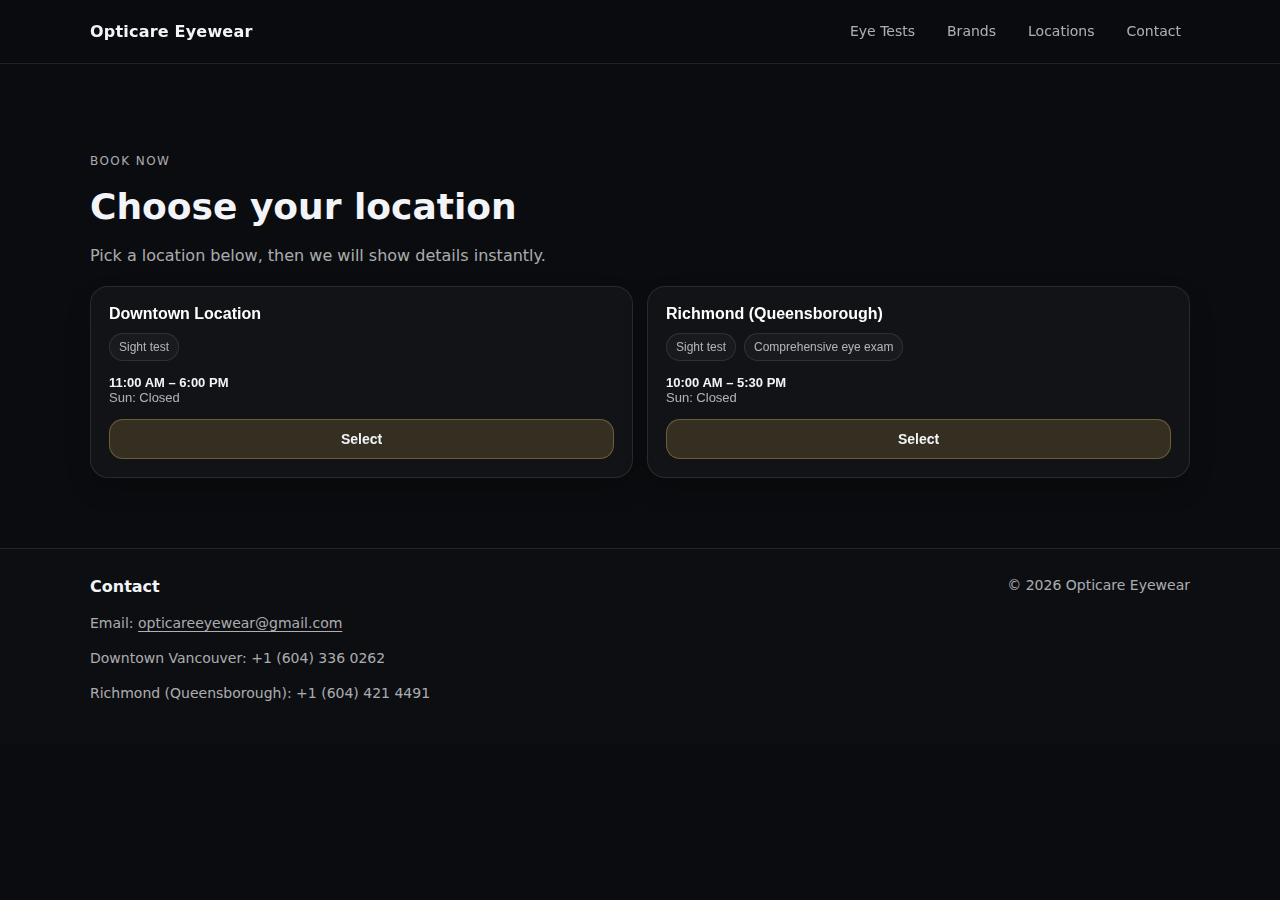
<file: locations/index.html>
<!doctype html>
<html lang="en">
  <head>
    <meta charset="utf-8">
    <meta name="viewport" content="width=device-width, initial-scale=1">
    <title>Choose a location</title>
    <link rel="stylesheet" href="/static/core/css/site.css">
  </head>
  <body>
    <header class="topbar">
      <div class="container topbar-inner">
        <a class="brand" href="/">Opticare Eyewear</a>
        <nav class="nav">
          <a href="/#eye-tests">Eye Tests</a>
          <a href="/#brands">Brands</a>
          <a href="/#locations">Locations</a>
          <a href="/#contact">Contact</a>
        </nav>
      </div>
    </header>

<main class="page">
  <section class="section">
    <div class="container">
      <div class="section-kicker">Book now</div>
      <h1 class="section-title">Choose your location</h1>
      <p class="section-text">
        Pick a location below, then we will show details instantly.
      </p>

      <div id="loc-chooser" class="grid loc-grid fade-panel is-visible">
          <button class="card loc-card loc-button" onclick="showLocation('loc1')">
            <div class="loc-title">Downtown Location</div>
            <div class="loc-services">
                <span class="chip small">Sight test</span>
            </div>
            <div class="loc-hours">
              <div class="strong">
                11:00 AM – 6:00 PM
              </div>
              <div class="muted">Sun: Closed</div>
            </div>
            <div class="btn primary full">Select</div>
          </button>
          <button class="card loc-card loc-button" onclick="showLocation('loc2')">
            <div class="loc-title">Richmond (Queensborough)</div>
            <div class="loc-services">
                <span class="chip small">Sight test</span>
                <span class="chip small">Comprehensive eye exam</span>
            </div>
            <div class="loc-hours">
              <div class="strong">
                10:00 AM – 5:30 PM
              </div>
              <div class="muted">Sun: Closed</div>
            </div>
            <div class="btn primary full">Select</div>
          </button>
      </div>

      <div id="loc-details-wrap" class="fade-panel" style="display:none;">
        <div class="details-top">
          <a class="btn ghost" href="javascript:void(0)" onclick="resetChooser()">Change location</a>
        </div>
        <div class="card details-shell">
          <div id="details-loc1" class="loc-details" style="display:none;">
            <div class="details-title">Downtown Location (Sight Tests)</div>

            <div class="details-block">
              <div class="muted">Services</div>
              <div class="details-chips">
                  <span class="chip small">Sight test</span>
              </div>
            </div>

            <div class="details-grid">
              <div class="details-block">
                <div class="muted">Address</div>
                <div class="strong">Address: 523 Richards St, Vancouver, BC V6B 2Z5</div>
                <div class="spacer-sm"></div>
                <a class="link" href="https://maps.app.goo.gl/Api1i5KwzZ9D3ga48" target="_blank" rel="noopener">Open in Google Maps</a>
                <iframe src="https://www.google.com/maps/embed?pb=!1m18!1m12!1m3!1d2603.708953643956!2d-123.1217076843692!3d49.28272997933171!2m3!1f0!2f0!3f0!3m2!1i1024!2i768!4f13.1!3m3!1m2!1s0x54867179cb6dfead%3A0x8e5e8f5f4e4c4b0!2s523%20Richards%20St%2C%20Vancouver%2C%20BC%20V6B%202Z5%2C%20Canada!5e0!3m2!1sen!2sus!4v1700781234567!5m2!1sen!2sus" width="400" height="300" style="border:0;" allowfullscreen="" loading="lazy" referrerpolicy="no-referrer-when-downgrade"></iframe>
              </div>

              <div class="details-block">
                <div class="muted">Hours</div>
                <div class="hours">
                    <div class="hours-row">
                      <div class="hours-day">Mon</div>
                      <div class="hours-time">11:00 AM – 6:00 PM</div>
                    </div>
                    <div class="hours-row">
                      <div class="hours-day">Tue</div>
                      <div class="hours-time">11:00 AM – 6:00 PM</div>
                    </div>
                    <div class="hours-row">
                      <div class="hours-day">Wed</div>
                      <div class="hours-time">11:00 AM – 6:00 PM</div>
                    </div>
                    <div class="hours-row">
                      <div class="hours-day">Thu</div>
                      <div class="hours-time">11:00 AM – 6:00 PM</div>
                    </div>
                    <div class="hours-row">
                      <div class="hours-day">Fri</div>
                      <div class="hours-time">11:00 AM – 6:00 PM</div>
                    </div>
                    <div class="hours-row">
                      <div class="hours-day">Sat</div>
                      <div class="hours-time">11:00 AM – 6:00 PM</div>
                    </div>
                    <div class="hours-row">
                      <div class="hours-day">Sun</div>
                      <div class="hours-time">Closed</div>
                    </div>
                </div>
              </div>
            </div>

            <div class="details-block">
              <div class="muted">Phone</div>
              <div class="strong">Phone: +1 (604) 336 0262</div>
            </div>

            <div class="details-block">
              <div class="muted">Notes</div>
              <ul class="bullets">
                  <li>Offers sight tests.</li>
                  <li>Walk-ins welcome.</li>
              </ul>
            </div>

            <div class="details-actions">
              <a class="btn primary" href="mailto:opticareeyewear@gmail.com?subject=Booking%20request%20for%20Location%201">
                Email to book
              </a>
              <a class="btn ghost" href="/">Back to home</a>
            </div>
          </div>
          <div id="details-loc2" class="loc-details" style="display:none;">
            <div class="details-title">Richmond (Queensborough) (Eye Exams)</div>

            <div class="details-block">
              <div class="muted">Services</div>
              <div class="details-chips">
                  <span class="chip small">Sight test</span>
                  <span class="chip small">Comprehensive eye exam</span>
              </div>
            </div>

            <div class="details-grid">
              <div class="details-block">
                <div class="muted">Address</div>
                <div class="strong">Address: 23233 Gilley Rd Unit 150, Richmond, BC V6V 1A6</div>
                <div class="spacer-sm"></div>
                <a class="link" href="https://maps.app.goo.gl/ASxwCZSfNdnYt9pU6" target="_blank" rel="noopener">Open in Google Maps</a>
                <iframe src="https://www.google.com/maps/embed?pb=!1m18!1m12!1m3!1d2608.224254287187!2d-122.9674053!3d49.177331099999996!2m3!1f0!2f0!3f0!3m2!1i1024!2i768!4f13.1!3m3!1m2!1s0x5486783d47207fc5%3A0x87eb574076fae7b0!2sOpticare%20Eyewear!5e0!3m2!1sen!2sca!4v1769203353219!5m2!1sen!2sca" width="400" height="300" style="border:0;" allowfullscreen="" loading="lazy" referrerpolicy="no-referrer-when-downgrade"></iframe>
              </div>

              <div class="details-block">
                <div class="muted">Hours</div>
                <div class="hours">
                    <div class="hours-row">
                      <div class="hours-day">Mon</div>
                      <div class="hours-time">10:00 AM – 5:30 PM</div>
                    </div>
                    <div class="hours-row">
                      <div class="hours-day">Tue</div>
                      <div class="hours-time">10:00 AM – 5:30 PM</div>
                    </div>
                    <div class="hours-row">
                      <div class="hours-day">Wed</div>
                      <div class="hours-time">10:00 AM – 5:30 PM</div>
                    </div>
                    <div class="hours-row">
                      <div class="hours-day">Thu</div>
                      <div class="hours-time">10:00 AM – 5:30 PM</div>
                    </div>
                    <div class="hours-row">
                      <div class="hours-day">Fri</div>
                      <div class="hours-time">10:00 AM – 5:30 PM</div>
                    </div>
                    <div class="hours-row">
                      <div class="hours-day">Sat</div>
                      <div class="hours-time">10:00 AM – 5:30 PM</div>
                    </div>
                    <div class="hours-row">
                      <div class="hours-day">Sun</div>
                      <div class="hours-time">Closed</div>
                    </div>
                </div>
              </div>
            </div>

            <div class="details-block">
              <div class="muted">Phone</div>
              <div class="strong">Phone: +1 (604) 421 4491</div>
            </div>

            <div class="details-block">
              <div class="muted">Notes</div>
              <ul class="bullets">
                  <li>Offers sight tests and comprehensive eye exams.</li>
                  <li>Appointments recommended for eye exams.</li>
              </ul>
            </div>

            <div class="details-actions">
              <a class="btn primary" href="mailto:opticareeyewear@gmail.com?subject=Booking%20request%20for%20Location%202">
                Email to book
              </a>
              <a class="btn ghost" href="/">Back to home</a>
            </div>
          </div>
        </div>
      </div>

    </div>
  </section>
</main>

<script>
  window.INIT_LOCATION_ID = "";
  window.LOCATION_DETAIL_PREFIX = "/locations/";
</script>


    <footer class="footer" id="contact">
      <div class="container footer-inner">
        <div>
          <div class="footer-title">Contact</div>
          <div class="footer-text">
            <p>Email: <a href="mailto:opticareeyewear@gmail.com">opticareeyewear@gmail.com</a></p>
            <p>Downtown Vancouver: +1 (604) 336 0262</p>
            <p>Richmond (Queensborough): +1 (604) 421 4491</p>
          </div>
        </div>
        <div class="footer-text muted">
          © <span id="year"></span> Opticare Eyewear
        </div>
      </div>
    </footer>

    <script>
      (function() {
        var el = document.getElementById("year");
        if (el) el.textContent = String(new Date().getFullYear());
      })();
    </script>
    <script src="/static/core/js/site.js"></script>
  </body>
</html>
</file>
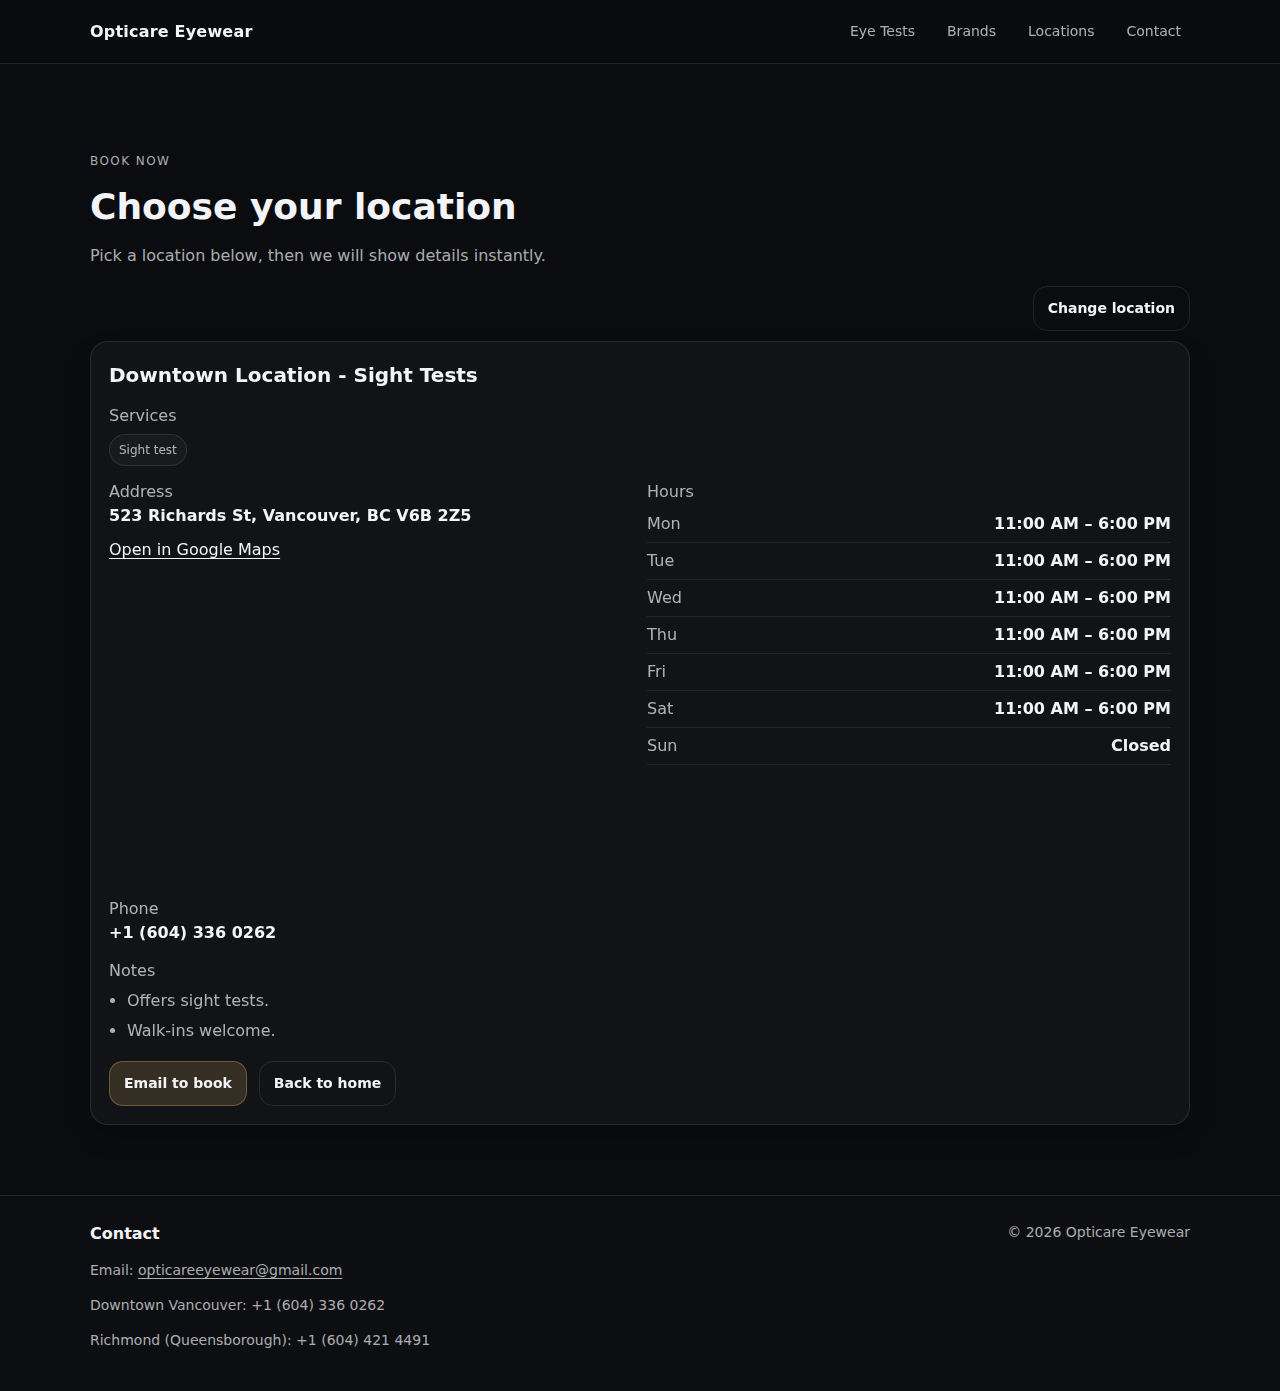
<file: locations/loc1/index.html>
<!doctype html>
<html lang="en">
  <head>
    <meta charset="utf-8">
    <meta name="viewport" content="width=device-width, initial-scale=1">
    <title>Choose a location</title>
    <link rel="stylesheet" href="/static/core/css/site.css">
  </head>
  <body>
    <header class="topbar">
      <div class="container topbar-inner">
        <a class="brand" href="/">Opticare Eyewear</a>
        <nav class="nav">
          <a href="/#eye-tests">Eye Tests</a>
          <a href="/#brands">Brands</a>
          <a href="/#locations">Locations</a>
          <a href="/#contact">Contact</a>
        </nav>
      </div>
    </header>

<main class="page">
  <section class="section">
    <div class="container">
      <div class="section-kicker">Book now</div>
      <h1 class="section-title">Choose your location</h1>
      <p class="section-text">
        Pick a location below, then we will show details instantly.
      </p>

      <div id="loc-chooser" class="grid loc-grid fade-panel is-visible">
          <button class="card loc-card loc-button" onclick="showLocation('loc1')">
            <div class="loc-title">Downtown Location</div>
            <div class="loc-services">
                <span class="chip small">Sight test</span>
            </div>
            <div class="loc-hours">
              <div class="strong">
                11:00 AM – 6:00 PM
              </div>
              <div class="muted">Sun: Closed</div>
            </div>
            <div class="btn primary full">Select</div>
          </button>
          <button class="card loc-card loc-button" onclick="showLocation('loc2')">
            <div class="loc-title">Richmond (Queensborough)</div>
            <div class="loc-services">
                <span class="chip small">Sight test</span>
                <span class="chip small">Comprehensive eye exam</span>
            </div>
            <div class="loc-hours">
              <div class="strong">
                10:00 AM – 5:30 PM
              </div>
              <div class="muted">Sun: Closed</div>
            </div>
            <div class="btn primary full">Select</div>
          </button>
      </div>

      <div id="loc-details-wrap" class="fade-panel" style="display:none;">
        <div class="details-top">
          <a class="btn ghost" href="javascript:void(0)" onclick="resetChooser()">Change location</a>
        </div>
        <div class="card details-shell">
          <div id="details-loc1" class="loc-details" style="display:none;">
            <div class="details-title">Downtown Location - Sight Tests</div>

            <div class="details-block">
              <div class="muted">Services</div>
              <div class="details-chips">
                  <span class="chip small">Sight test</span>
              </div>
            </div>

            <div class="details-grid">
              <div class="details-block">
                <div class="muted">Address</div>
                <div class="strong">523 Richards St, Vancouver, BC V6B 2Z5</div>
                <div class="spacer-sm"></div>
                <a class="link" href="https://maps.app.goo.gl/Api1i5KwzZ9D3ga48" target="_blank" rel="noopener">Open in Google Maps</a>
                <iframe src="https://www.google.com/maps/embed?pb=!1m18!1m12!1m3!1d2603.708953643956!2d-123.1217076843692!3d49.28272997933171!2m3!1f0!2f0!3f0!3m2!1i1024!2i768!4f13.1!3m3!1m2!1s0x54867179cb6dfead%3A0x8e5e8f5f4e4c4b0!2s523%20Richards%20St%2C%20Vancouver%2C%20BC%20V6B%202Z5%2C%20Canada!5e0!3m2!1sen!2sus!4v1700781234567!5m2!1sen!2sus" width="400" height="300" style="border:0;" allowfullscreen="" loading="lazy" referrerpolicy="no-referrer-when-downgrade"></iframe>
              </div>

              <div class="details-block">
                <div class="muted">Hours</div>
                <div class="hours">
                    <div class="hours-row">
                      <div class="hours-day">Mon</div>
                      <div class="hours-time">11:00 AM – 6:00 PM</div>
                    </div>
                    <div class="hours-row">
                      <div class="hours-day">Tue</div>
                      <div class="hours-time">11:00 AM – 6:00 PM</div>
                    </div>
                    <div class="hours-row">
                      <div class="hours-day">Wed</div>
                      <div class="hours-time">11:00 AM – 6:00 PM</div>
                    </div>
                    <div class="hours-row">
                      <div class="hours-day">Thu</div>
                      <div class="hours-time">11:00 AM – 6:00 PM</div>
                    </div>
                    <div class="hours-row">
                      <div class="hours-day">Fri</div>
                      <div class="hours-time">11:00 AM – 6:00 PM</div>
                    </div>
                    <div class="hours-row">
                      <div class="hours-day">Sat</div>
                      <div class="hours-time">11:00 AM – 6:00 PM</div>
                    </div>
                    <div class="hours-row">
                      <div class="hours-day">Sun</div>
                      <div class="hours-time">Closed</div>
                    </div>
                </div>
              </div>
            </div>

            <div class="details-block">
              <div class="muted">Phone</div>
              <div class="strong">+1 (604) 336 0262</div>
            </div>

            <div class="details-block">
              <div class="muted">Notes</div>
              <ul class="bullets">
                  <li>Offers sight tests.</li>
                  <li>Walk-ins welcome.</li>
              </ul>
            </div>

            <div class="details-actions">
              <a class="btn primary" href="mailto:opticareeyewear@gmail.com?subject=Booking%20request%20for%20Location%201">
                Email to book
              </a>
              <a class="btn ghost" href="/">Back to home</a>
            </div>
          </div>
          <div id="details-loc2" class="loc-details" style="display:none;">
            <div class="details-title">Richmond (Queensborough) - Eye Exams</div>

            <div class="details-block">
              <div class="muted">Services</div>
              <div class="details-chips">
                  <span class="chip small">Sight test</span>
                  <span class="chip small">Comprehensive eye exam</span>
              </div>
            </div>

            <div class="details-grid">
              <div class="details-block">
                <div class="muted">Address</div>
                <div class="strong">23233 Gilley Rd Unit 150, Richmond, BC V6V 1A6</div>
                <div class="spacer-sm"></div>
                <a class="link" href="https://maps.app.goo.gl/ASxwCZSfNdnYt9pU6" target="_blank" rel="noopener">Open in Google Maps</a>
                <iframe src="https://www.google.com/maps/embed?pb=!1m18!1m12!1m3!1d2608.224254287187!2d-122.9674053!3d49.177331099999996!2m3!1f0!2f0!3f0!3m2!1i1024!2i768!4f13.1!3m3!1m2!1s0x5486783d47207fc5%3A0x87eb574076fae7b0!2sOpticare%20Eyewear!5e0!3m2!1sen!2sca!4v1769203353219!5m2!1sen!2sca" width="400" height="300" style="border:0;" allowfullscreen="" loading="lazy" referrerpolicy="no-referrer-when-downgrade"></iframe>
              </div>

              <div class="details-block">
                <div class="muted">Hours</div>
                <div class="hours">
                    <div class="hours-row">
                      <div class="hours-day">Mon</div>
                      <div class="hours-time">10:00 AM – 5:30 PM</div>
                    </div>
                    <div class="hours-row">
                      <div class="hours-day">Tue</div>
                      <div class="hours-time">10:00 AM – 5:30 PM</div>
                    </div>
                    <div class="hours-row">
                      <div class="hours-day">Wed</div>
                      <div class="hours-time">10:00 AM – 5:30 PM</div>
                    </div>
                    <div class="hours-row">
                      <div class="hours-day">Thu</div>
                      <div class="hours-time">10:00 AM – 5:30 PM</div>
                    </div>
                    <div class="hours-row">
                      <div class="hours-day">Fri</div>
                      <div class="hours-time">10:00 AM – 5:30 PM</div>
                    </div>
                    <div class="hours-row">
                      <div class="hours-day">Sat</div>
                      <div class="hours-time">10:00 AM – 5:30 PM</div>
                    </div>
                    <div class="hours-row">
                      <div class="hours-day">Sun</div>
                      <div class="hours-time">Closed</div>
                    </div>
                </div>
              </div>
            </div>

            <div class="details-block">
              <div class="muted">Phone</div>
              <div class="strong">+1 (604) 421 4491</div>
            </div>

            <div class="details-block">
              <div class="muted">Notes</div>
              <ul class="bullets">
                  <li>Offers sight tests and comprehensive eye exams.</li>
                  <li>Appointments recommended for eye exams.</li>
              </ul>
            </div>

            <div class="details-actions">
              <a class="btn primary" href="mailto:opticareeyewear@gmail.com?subject=Booking%20request%20for%20Location%202">
                Email to book
              </a>
              <a class="btn ghost" href="/">Back to home</a>
            </div>
          </div>
        </div>
      </div>

    </div>
  </section>
</main>

<script>
  window.INIT_LOCATION_ID = "loc1";
  window.LOCATION_DETAIL_PREFIX = "/locations/";
</script>


    <footer class="footer" id="contact">
      <div class="container footer-inner">
        <div>
          <div class="footer-title">Contact</div>
          <div class="footer-text">
            <p>Email: <a href="mailto:opticareeyewear@gmail.com">opticareeyewear@gmail.com</a></p>
            <p>Downtown Vancouver: +1 (604) 336 0262</p>
            <p>Richmond (Queensborough): +1 (604) 421 4491</p>
          </div>
        </div>
        <div class="footer-text muted">
          © <span id="year"></span> Opticare Eyewear
        </div>
      </div>
    </footer>

    <script>
      (function() {
        var el = document.getElementById("year");
        if (el) el.textContent = String(new Date().getFullYear());
      })();
    </script>
    <script src="/static/core/js/site.js"></script>
  </body>
</html>
</file>
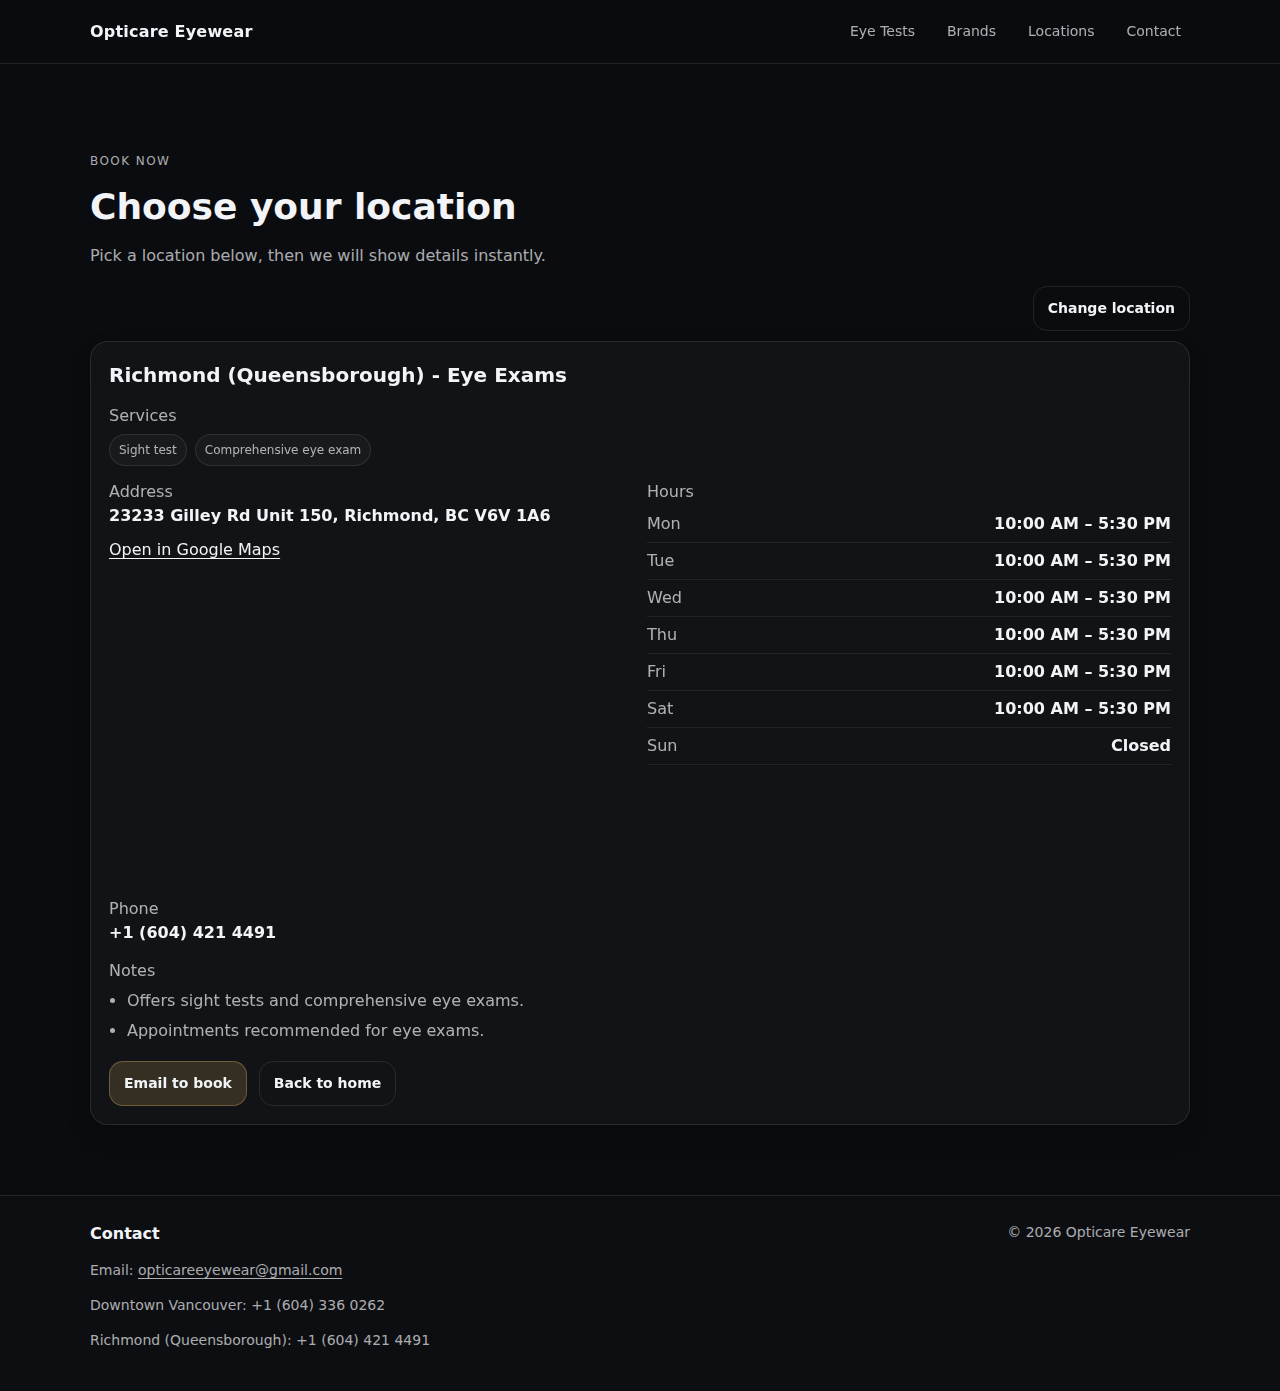
<file: locations/loc2/index.html>
<!doctype html>
<html lang="en">
  <head>
    <meta charset="utf-8">
    <meta name="viewport" content="width=device-width, initial-scale=1">
    <title>Choose a location</title>
    <link rel="stylesheet" href="/static/core/css/site.css">
  </head>
  <body>
    <header class="topbar">
      <div class="container topbar-inner">
        <a class="brand" href="/">Opticare Eyewear</a>
        <nav class="nav">
          <a href="/#eye-tests">Eye Tests</a>
          <a href="/#brands">Brands</a>
          <a href="/#locations">Locations</a>
          <a href="/#contact">Contact</a>
        </nav>
      </div>
    </header>

<main class="page">
  <section class="section">
    <div class="container">
      <div class="section-kicker">Book now</div>
      <h1 class="section-title">Choose your location</h1>
      <p class="section-text">
        Pick a location below, then we will show details instantly.
      </p>

      <div id="loc-chooser" class="grid loc-grid fade-panel is-visible">
          <button class="card loc-card loc-button" onclick="showLocation('loc1')">
            <div class="loc-title">Downtown Location</div>
            <div class="loc-services">
                <span class="chip small">Sight test</span>
            </div>
            <div class="loc-hours">
              <div class="strong">
                11:00 AM – 6:00 PM
              </div>
              <div class="muted">Sun: Closed</div>
            </div>
            <div class="btn primary full">Select</div>
          </button>
          <button class="card loc-card loc-button" onclick="showLocation('loc2')">
            <div class="loc-title">Richmond (Queensborough)</div>
            <div class="loc-services">
                <span class="chip small">Sight test</span>
                <span class="chip small">Comprehensive eye exam</span>
            </div>
            <div class="loc-hours">
              <div class="strong">
                10:00 AM – 5:30 PM
              </div>
              <div class="muted">Sun: Closed</div>
            </div>
            <div class="btn primary full">Select</div>
          </button>
      </div>

      <div id="loc-details-wrap" class="fade-panel" style="display:none;">
        <div class="details-top">
          <a class="btn ghost" href="javascript:void(0)" onclick="resetChooser()">Change location</a>
        </div>
        <div class="card details-shell">
          <div id="details-loc1" class="loc-details" style="display:none;">
            <div class="details-title">Downtown Location - Sight Tests</div>

            <div class="details-block">
              <div class="muted">Services</div>
              <div class="details-chips">
                  <span class="chip small">Sight test</span>
              </div>
            </div>

            <div class="details-grid">
              <div class="details-block">
                <div class="muted">Address</div>
                <div class="strong">523 Richards St, Vancouver, BC V6B 2Z5</div>
                <div class="spacer-sm"></div>
                <a class="link" href="https://maps.app.goo.gl/Api1i5KwzZ9D3ga48" target="_blank" rel="noopener">Open in Google Maps</a>
                <iframe src="https://www.google.com/maps/embed?pb=!1m18!1m12!1m3!1d2603.708953643956!2d-123.1217076843692!3d49.28272997933171!2m3!1f0!2f0!3f0!3m2!1i1024!2i768!4f13.1!3m3!1m2!1s0x54867179cb6dfead%3A0x8e5e8f5f4e4c4b0!2s523%20Richards%20St%2C%20Vancouver%2C%20BC%20V6B%202Z5%2C%20Canada!5e0!3m2!1sen!2sus!4v1700781234567!5m2!1sen!2sus" width="400" height="300" style="border:0;" allowfullscreen="" loading="lazy" referrerpolicy="no-referrer-when-downgrade"></iframe>
              </div>

              <div class="details-block">
                <div class="muted">Hours</div>
                <div class="hours">
                    <div class="hours-row">
                      <div class="hours-day">Mon</div>
                      <div class="hours-time">11:00 AM – 6:00 PM</div>
                    </div>
                    <div class="hours-row">
                      <div class="hours-day">Tue</div>
                      <div class="hours-time">11:00 AM – 6:00 PM</div>
                    </div>
                    <div class="hours-row">
                      <div class="hours-day">Wed</div>
                      <div class="hours-time">11:00 AM – 6:00 PM</div>
                    </div>
                    <div class="hours-row">
                      <div class="hours-day">Thu</div>
                      <div class="hours-time">11:00 AM – 6:00 PM</div>
                    </div>
                    <div class="hours-row">
                      <div class="hours-day">Fri</div>
                      <div class="hours-time">11:00 AM – 6:00 PM</div>
                    </div>
                    <div class="hours-row">
                      <div class="hours-day">Sat</div>
                      <div class="hours-time">11:00 AM – 6:00 PM</div>
                    </div>
                    <div class="hours-row">
                      <div class="hours-day">Sun</div>
                      <div class="hours-time">Closed</div>
                    </div>
                </div>
              </div>
            </div>

            <div class="details-block">
              <div class="muted">Phone</div>
              <div class="strong">+1 (604) 336 0262</div>
            </div>

            <div class="details-block">
              <div class="muted">Notes</div>
              <ul class="bullets">
                  <li>Offers sight tests.</li>
                  <li>Walk-ins welcome.</li>
              </ul>
            </div>

            <div class="details-actions">
              <a class="btn primary" href="mailto:opticareeyewear@gmail.com?subject=Booking%20request%20for%20Location%201">
                Email to book
              </a>
              <a class="btn ghost" href="/">Back to home</a>
            </div>
          </div>
          <div id="details-loc2" class="loc-details" style="display:none;">
            <div class="details-title">Richmond (Queensborough) - Eye Exams</div>

            <div class="details-block">
              <div class="muted">Services</div>
              <div class="details-chips">
                  <span class="chip small">Sight test</span>
                  <span class="chip small">Comprehensive eye exam</span>
              </div>
            </div>

            <div class="details-grid">
              <div class="details-block">
                <div class="muted">Address</div>
                <div class="strong">23233 Gilley Rd Unit 150, Richmond, BC V6V 1A6</div>
                <div class="spacer-sm"></div>
                <a class="link" href="https://maps.app.goo.gl/ASxwCZSfNdnYt9pU6" target="_blank" rel="noopener">Open in Google Maps</a>
                <iframe src="https://www.google.com/maps/embed?pb=!1m18!1m12!1m3!1d2608.224254287187!2d-122.9674053!3d49.177331099999996!2m3!1f0!2f0!3f0!3m2!1i1024!2i768!4f13.1!3m3!1m2!1s0x5486783d47207fc5%3A0x87eb574076fae7b0!2sOpticare%20Eyewear!5e0!3m2!1sen!2sca!4v1769203353219!5m2!1sen!2sca" width="400" height="300" style="border:0;" allowfullscreen="" loading="lazy" referrerpolicy="no-referrer-when-downgrade"></iframe>
              </div>

              <div class="details-block">
                <div class="muted">Hours</div>
                <div class="hours">
                    <div class="hours-row">
                      <div class="hours-day">Mon</div>
                      <div class="hours-time">10:00 AM – 5:30 PM</div>
                    </div>
                    <div class="hours-row">
                      <div class="hours-day">Tue</div>
                      <div class="hours-time">10:00 AM – 5:30 PM</div>
                    </div>
                    <div class="hours-row">
                      <div class="hours-day">Wed</div>
                      <div class="hours-time">10:00 AM – 5:30 PM</div>
                    </div>
                    <div class="hours-row">
                      <div class="hours-day">Thu</div>
                      <div class="hours-time">10:00 AM – 5:30 PM</div>
                    </div>
                    <div class="hours-row">
                      <div class="hours-day">Fri</div>
                      <div class="hours-time">10:00 AM – 5:30 PM</div>
                    </div>
                    <div class="hours-row">
                      <div class="hours-day">Sat</div>
                      <div class="hours-time">10:00 AM – 5:30 PM</div>
                    </div>
                    <div class="hours-row">
                      <div class="hours-day">Sun</div>
                      <div class="hours-time">Closed</div>
                    </div>
                </div>
              </div>
            </div>

            <div class="details-block">
              <div class="muted">Phone</div>
              <div class="strong">+1 (604) 421 4491</div>
            </div>

            <div class="details-block">
              <div class="muted">Notes</div>
              <ul class="bullets">
                  <li>Offers sight tests and comprehensive eye exams.</li>
                  <li>Appointments recommended for eye exams.</li>
              </ul>
            </div>

            <div class="details-actions">
              <a class="btn primary" href="mailto:opticareeyewear@gmail.com?subject=Booking%20request%20for%20Location%202">
                Email to book
              </a>
              <a class="btn ghost" href="/">Back to home</a>
            </div>
          </div>
        </div>
      </div>

    </div>
  </section>
</main>

<script>
  window.INIT_LOCATION_ID = "loc2";
  window.LOCATION_DETAIL_PREFIX = "/locations/";
</script>


    <footer class="footer" id="contact">
      <div class="container footer-inner">
        <div>
          <div class="footer-title">Contact</div>
          <div class="footer-text">
            <p>Email: <a href="mailto:opticareeyewear@gmail.com">opticareeyewear@gmail.com</a></p>
            <p>Downtown Vancouver: +1 (604) 336 0262</p>
            <p>Richmond (Queensborough): +1 (604) 421 4491</p>
          </div>
        </div>
        <div class="footer-text muted">
          © <span id="year"></span> Opticare Eyewear
        </div>
      </div>
    </footer>

    <script>
      (function() {
        var el = document.getElementById("year");
        if (el) el.textContent = String(new Date().getFullYear());
      })();
    </script>
    <script src="/static/core/js/site.js"></script>
  </body>
</html>
</file>
<file: static/core/css/site.css>
:root{
  --bg: #0b0c0f;
  --panel: #12141a;
  --panel2: #0f1116;
  --text: #f2f4f8;
  --muted: rgba(242,244,248,0.7);
  --border: rgba(242,244,248,0.10);
  --accent: #d7b25c;
}

*{ box-sizing: border-box; }
html{ scroll-behavior: smooth; }
body{
  margin:0;
  font-family: ui-sans-serif, system-ui, -apple-system, Segoe UI, Roboto, Helvetica, Arial, "Apple Color Emoji","Segoe UI Emoji";
  background: var(--bg);
  color: var(--text);
  line-height: 1.5;
}
a{ color: inherit; text-decoration: none; }
img{ max-width:100%; display:block; }

.container{
  width: min(1100px, calc(100% - 48px));
  margin: 0 auto;
}

.topbar{
  position: sticky;
  top: 0;
  z-index: 50;
  background: rgba(11,12,15,0.85);
  backdrop-filter: blur(10px);
  border-bottom: 1px solid var(--border);
}
.topbar-inner{
  display:flex;
  align-items:center;
  justify-content: space-between;
  padding: 14px 0;
  gap: 16px;
}
.brand{
  font-weight: 700;
  letter-spacing: 0.2px;
}
.nav{
  display:flex;
  gap: 14px;
  flex-wrap: wrap;
  justify-content: flex-end;
}
.nav a{
  color: var(--muted);
  font-size: 14px;
  padding: 6px 8px;
  border-radius: 10px;
  border: 1px solid transparent;
}
.nav a:hover{
  color: var(--text);
  border-color: var(--border);
  background: rgba(255,255,255,0.03);
}

.hero{
  position: relative;
  min-height: 72vh;
  display:flex;
  align-items: center;
  background-size: cover;
  background-position: center;
}
.hero-overlay{
  position:absolute;
  inset:0;
  background:
    radial-gradient(900px 500px at 20% 40%, rgba(215,178,92,0.20), transparent 60%),
    linear-gradient(180deg, rgba(11,12,15,0.25), rgba(11,12,15,0.92));
}
.hero-content{
  position: relative;
  padding: 74px 0 86px 0;
}
.hero-kicker{
  color: var(--muted);
  letter-spacing: 0.12em;
  text-transform: uppercase;
  font-size: 12px;
  margin-bottom: 10px;
}
.hero-title{
  font-size: clamp(34px, 5vw, 56px);
  line-height: 1.05;
  margin: 0 0 14px 0;
}
.hero-subtitle{
  color: var(--muted);
  max-width: 58ch;
  margin: 0 0 20px 0;
  font-size: 16px;
}
.hero-actions{
  display:flex;
  gap: 12px;
  flex-wrap: wrap;
}

.section{
  padding: 70px 0;
}
.section.alt{
  background: var(--panel2);
  border-top: 1px solid var(--border);
  border-bottom: 1px solid var(--border);
}
.section-kicker{
  color: var(--muted);
  letter-spacing: 0.12em;
  text-transform: uppercase;
  font-size: 12px;
  margin-bottom: 10px;
}
.section-title{
  font-size: clamp(24px, 3.3vw, 36px);
  margin: 0 0 10px 0;
}
.section-text{
  color: var(--muted);
  max-width: 70ch;
  margin: 0 0 18px 0;
}

.two-col{
  display:grid;
  grid-template-columns: 1.05fr 0.95fr;
  gap: 26px;
  align-items: center;
}
@media (max-width: 860px){
  .two-col{ grid-template-columns: 1fr; }
}

.grid{
  display:grid;
  gap: 14px;
}
.brands-grid{
  grid-template-columns: repeat(5, minmax(0, 1fr));
}
@media (max-width: 860px){
  .brands-grid{ grid-template-columns: repeat(2, minmax(0, 1fr)); }
}
.loc-grid{
  grid-template-columns: repeat(2, minmax(0, 1fr));
}
@media (max-width: 860px){
  .loc-grid{ grid-template-columns: 1fr; }
}
.why-grid{
  grid-template-columns: repeat(3, minmax(0, 1fr));
}
@media (max-width: 860px){
  .why-grid{ grid-template-columns: 1fr; }
}

.card{
  background: rgba(255,255,255,0.03);
  border: 1px solid var(--border);
  border-radius: 18px;
  padding: 18px;
  box-shadow: 0 12px 24px rgba(0,0,0,0.18);
}
.media-card{ padding: 12px; }
.media{
  width: 100%;
  height: 360px;
  object-fit: cover;
  border-radius: 14px;
  border: 1px solid var(--border);
}
@media (max-width: 860px){
  .media{ height: 260px; }
}

.btn{
  display:inline-flex;
  align-items:center;
  justify-content:center;
  gap: 8px;
  padding: 11px 14px;
  border-radius: 14px;
  border: 1px solid var(--border);
  font-weight: 600;
  font-size: 14px;
  cursor: pointer;
  background: rgba(255,255,255,0.03);
  color: var(--text);
  transition: transform 150ms ease, background 150ms ease, border-color 150ms ease;
}
.btn:hover{ transform: translateY(-1px); border-color: rgba(242,244,248,0.18); }
.btn.primary{
  background: rgba(215,178,92,0.18);
  border-color: rgba(215,178,92,0.35);
}
.btn.primary:hover{
  background: rgba(215,178,92,0.24);
  border-color: rgba(215,178,92,0.48);
}
.btn.ghost{
  background: transparent;
}
.btn.full{ width: 100%; }

.chips{
  display:flex;
  gap: 10px;
  flex-wrap: wrap;
}
.chip{
  display:inline-flex;
  padding: 7px 10px;
  border-radius: 999px;
  border: 1px solid var(--border);
  color: var(--muted);
  background: rgba(255,255,255,0.03);
  font-size: 13px;
}
.chip.small{ padding: 6px 9px; font-size: 12px; }

.brand-tile{
  padding: 36px 44px;
  border-radius: 16px;
  border: 1px solid var(--border);
  background: rgba(255,255,255,0.02);
  display: flex;
  align-items: center;
  justify-content: center;
  height: 70px;
}

.brand-logo{
  max-height: 30px;
  max-width: 100%;
  width: auto;
  height: auto;
  object-fit: contain;
}

.tryon-card{
  display:grid;
  grid-template-columns: 1.1fr 0.9fr;
  gap: 14px;
  align-items: center;
  padding: 14px;
}
.tryon-img{
  height: 220px;
  width: 100%;
  object-fit: cover;
  border-radius: 14px;
  border: 1px solid var(--border);
}
@media (max-width: 860px){
  .tryon-card{ grid-template-columns: 1fr; }
  .tryon-img{ height: 260px; }
}

.loc-card{
  text-align:left;
}
.loc-button{
  width: 100%;
  text-align:left;
}
.loc-title{
  font-weight: 750;
  font-size: 16px;
  margin-bottom: 10px;
  color: white;
}
.loc-services{
  display:flex;
  gap: 8px;
  flex-wrap: wrap;
  margin-bottom: 14px;
}
.loc-hours{
  color: var(--muted);
  margin-bottom: 14px;
  font-size: 13px;
}
.muted{ color: var(--muted); }
.strong{ color: var(--text); font-weight: 650; }

.bullets{
  margin: 0 0 18px 0;
  padding-left: 18px;
  color: var(--muted);
}
.bullets li{ margin: 6px 0; }

.spacer{ height: 16px; }
.spacer-sm{ height: 10px; }

.footer{
  border-top: 1px solid var(--border);
  padding: 26px 0;
  background: rgba(255,255,255,0.01);
}
.footer-inner{
  display:flex;
  align-items: flex-start;
  justify-content: space-between;
  gap: 14px;
  flex-wrap: wrap;
}
.footer-title{
  font-weight: 750;
  margin-bottom: 6px;
}
.footer-text{
  color: var(--muted);
  font-size: 14px;
}
.footer a{ text-decoration: underline; text-underline-offset: 3px; }

.reveal{
  opacity: 0;
  transform: translateY(16px);
  transition: opacity 520ms ease, transform 520ms ease;
  will-change: opacity, transform;
}
.reveal.in-view{
  opacity: 1;
  transform: translateY(0);
}

.page{
  padding-top: 18px;
}
.fade-panel{
  opacity: 0;
  transform: translateY(10px);
  transition: opacity 260ms ease, transform 260ms ease;
  will-change: opacity, transform;
}
.fade-panel.is-visible{
  opacity: 1;
  transform: translateY(0);
}
.fade-panel.is-hidden{
  opacity: 0;
  transform: translateY(-8px);
}

.details-shell{
  padding: 18px;
}
.details-top{
  display:flex;
  justify-content: flex-end;
  margin-bottom: 10px;
}
.details-title{
  font-weight: 800;
  font-size: 20px;
  margin-bottom: 14px;
}
.details-grid{
  display:grid;
  grid-template-columns: 1fr 1fr;
  gap: 14px;
  margin-bottom: 14px;
}
@media (max-width: 860px){
  .details-grid{ grid-template-columns: 1fr; }
}
.details-block{
  margin-bottom: 14px;
}
.details-chips{
  display:flex;
  gap: 8px;
  flex-wrap: wrap;
  margin-top: 6px;
}
.hours{
  margin-top: 8px;
  display:grid;
  gap: 6px;
}
.hours-row{
  display:flex;
  justify-content: space-between;
  gap: 12px;
  border-bottom: 1px solid rgba(242,244,248,0.08);
  padding-bottom: 6px;
}
.hours-day{ color: var(--muted); width: 44px; }
.hours-time{ color: var(--text); font-weight: 650; }

.details-actions{
  display:flex;
  gap: 12px;
  flex-wrap: wrap;
  margin-top: 10px;
}

.link{
  color: var(--text);
  text-decoration: underline;
  text-underline-offset: 3px;
}

.contact-card{
  display:flex;
  align-items: center;
  justify-content: space-between;
  gap: 16px;
  flex-wrap: wrap;
}
</file>
